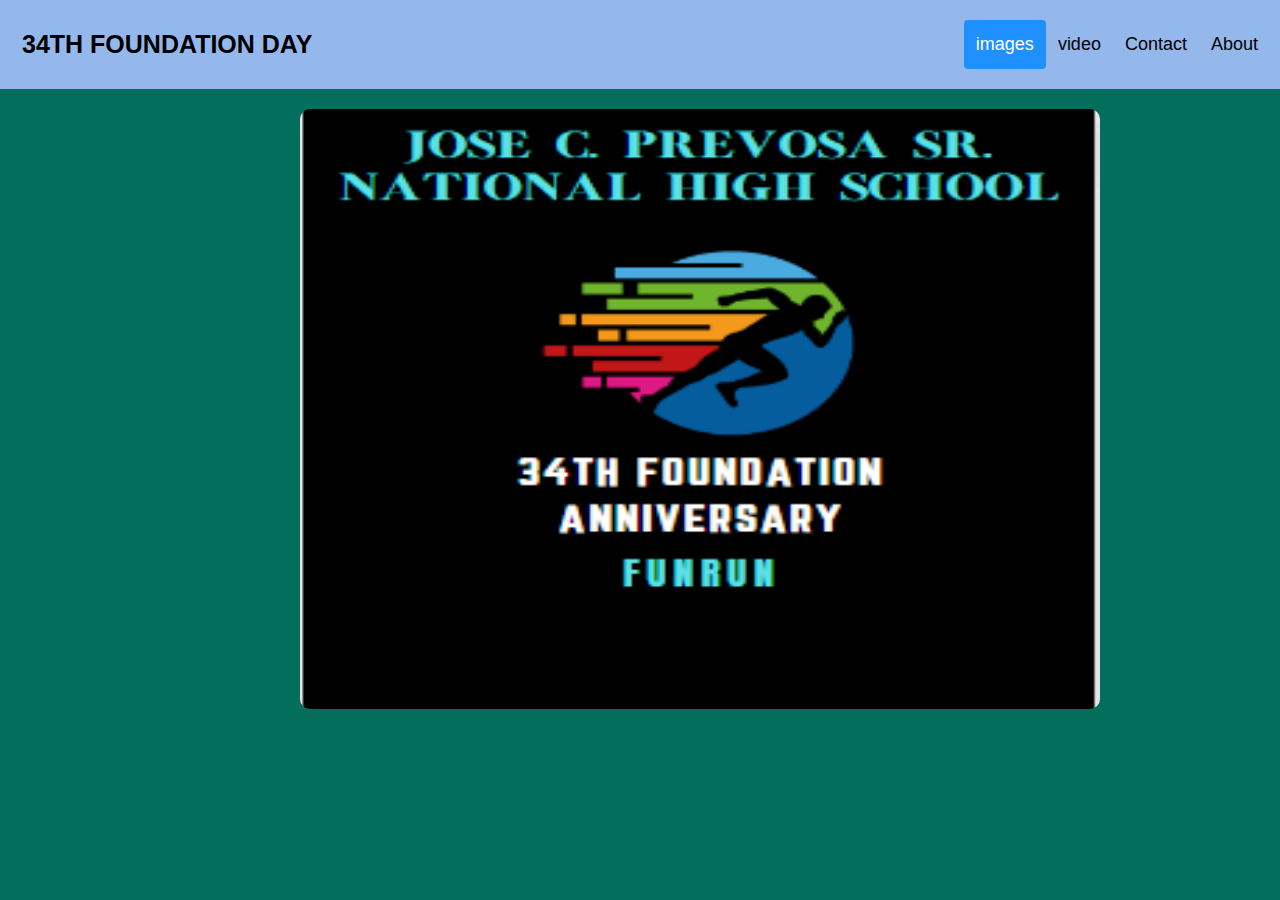
<file: index.html>
<!DOCTYPE html>
<html>
<head>
<meta name="viewport" content="width=device-width, initial-scale=1">
<link rel="icon" type="image/x-icon" href="png and vid\favicon-32x32.png">
<title>JCPSNHS</title>
<style>
    *{
            margin: 0;
            padding: 100;
        }
		body{
      background-color: rgb(3, 110, 92);
    }
    #logo{
            width: 800px;
            height: 600px;
            position: relative;
			margin-left: 300px;
            margin-top: 20px;
            border-radius: 10px;
        }
* {box-sizing: border-box;}

body { 
  margin: 0;
  font-family: Arial, Helvetica, sans-serif;
}

.header {
  overflow: hidden;
  background-color: #94b7ec;
  padding: 20px 10px;
}

.header a {
  float: left;
  color: black;
  text-align: center;
  padding: 12px;
  text-decoration: none;
  font-size: 18px; 
  line-height: 25px;
  border-radius: 4px;
}

.header a.logo {
  font-size: 25px;
  font-weight: bold;
}

.header a:hover {
  background-color: #ddd;
  color: black;
}

.header a.active {
  background-color: dodgerblue;
  color: white;
}

.header-right {
  float: right;
}

@media screen and (max-width: 500px) {
  .header a {
    float: none;
    display: block;
    text-align: left;
  }
  
  .header-right {
    float: none;
  }
}
</style>
</head>
<body>

<div class="header">
  <a href="#default" class="logo">34TH FOUNDATION DAY</a>
  <div class="header-right">
    <a class="active" href="STYLE.HTML">images</a>
    <a href="mapanaga.html">video</a>
    <a href="INFO.HTML">Contact</a>
    <a href="About us2.html">About</a>
  </div>
</div>

<div style="padding-left:20px">
  <h1></h1>
  <p></p>
  <p></p>
</div>
<img id="logo" src="png and vid\112.PNG" alt="JCPSNHS logo">
</body>
</html>
</file>
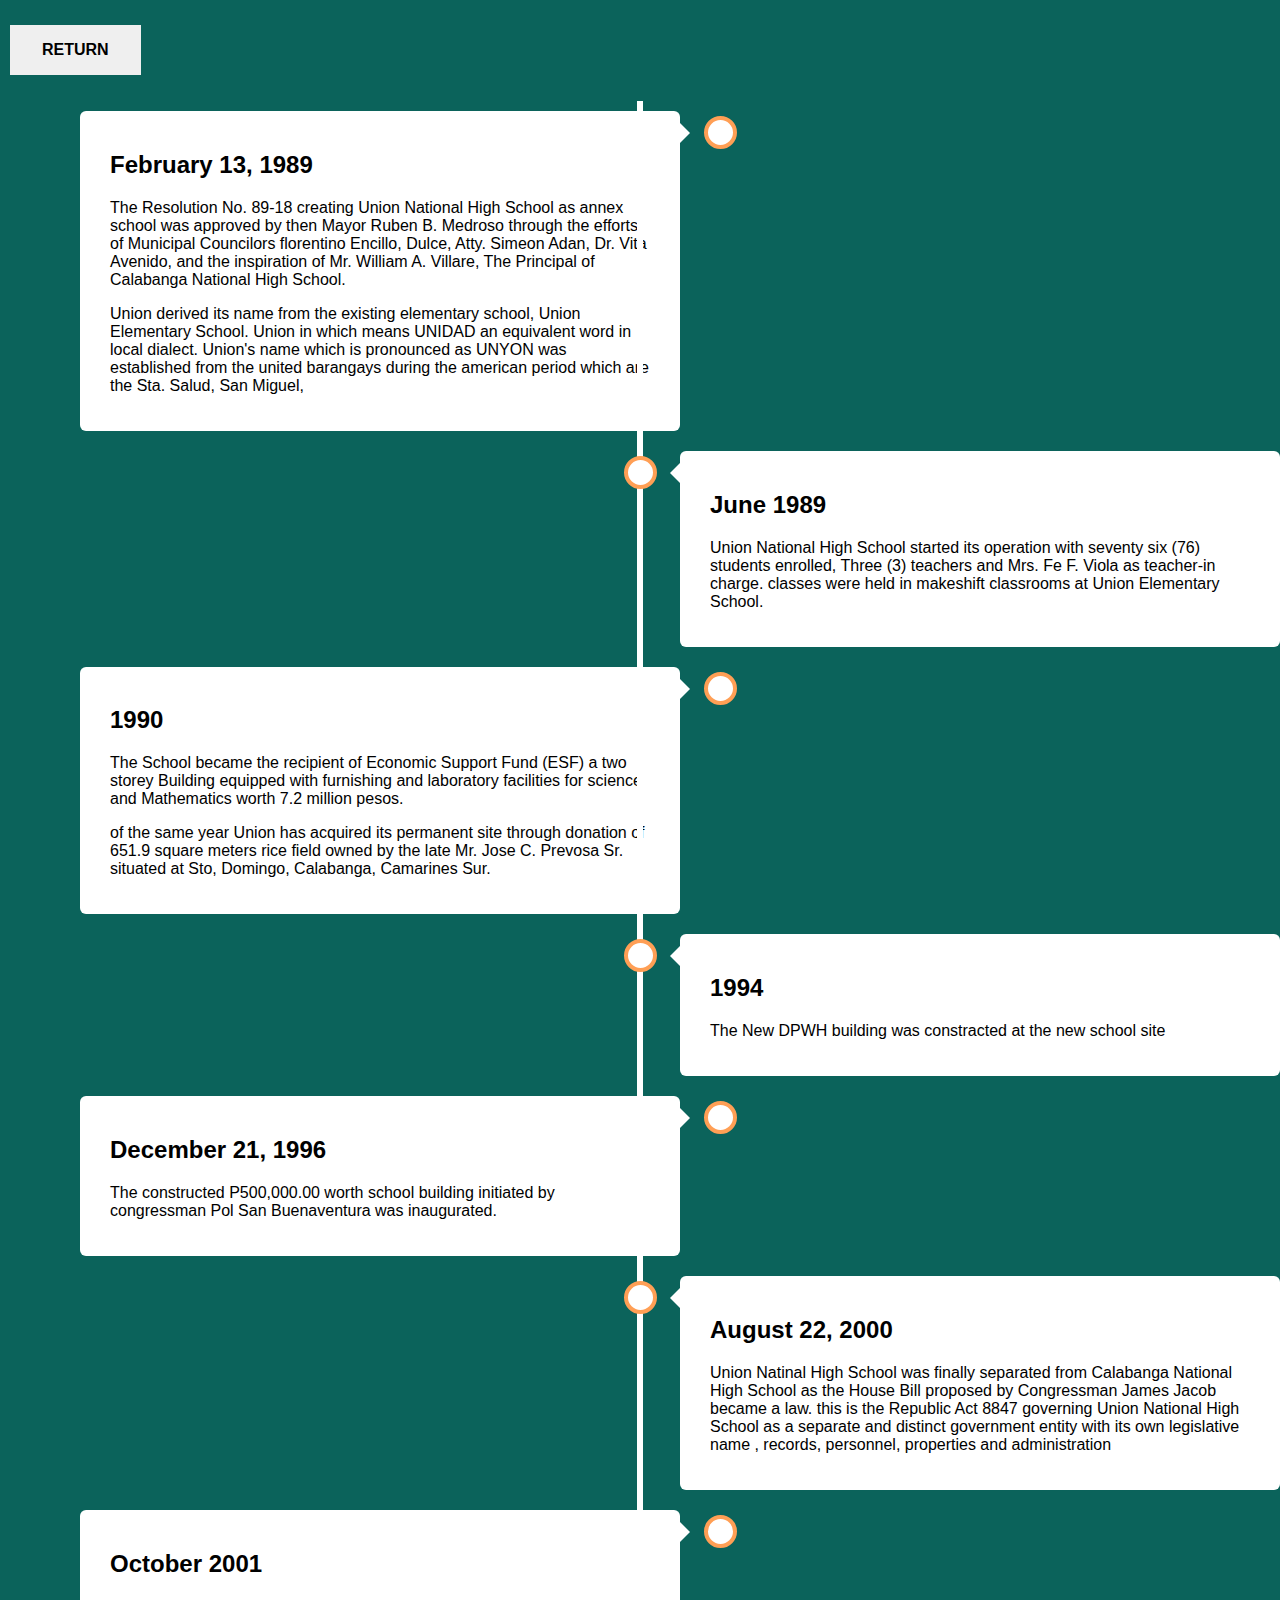
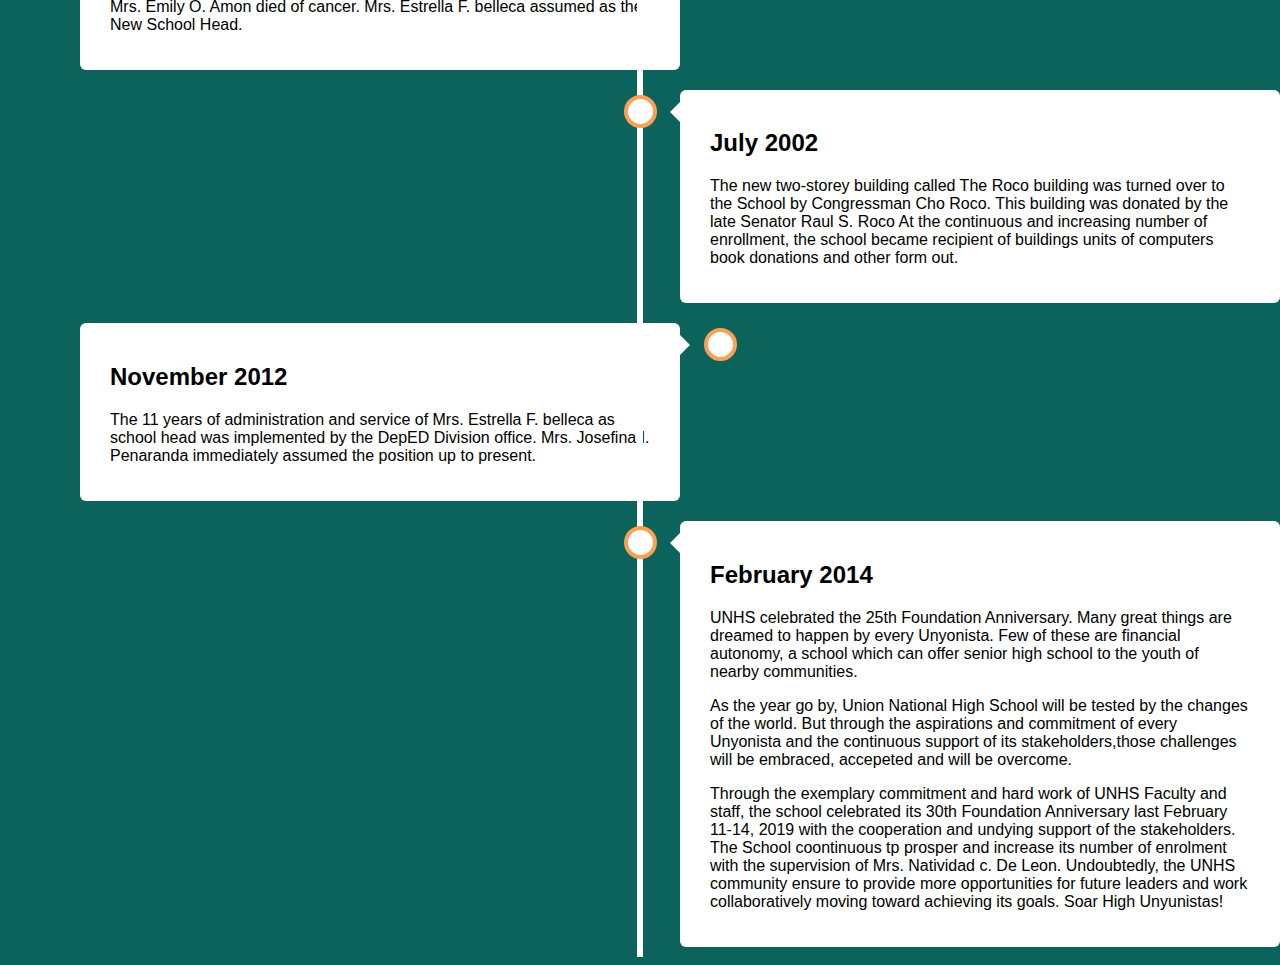
<file: About us2.html>
<!DOCTYPE html>
<html>
<head>
<meta name="viewport" content="width=device-width, initial-scale=1.0">
<link rel="icon" type="image/x-icon" href="png and vid\favicon-32x32.png">
<title>JCPSNHS</title>

<style>
* .btn {
  box-sizing: border-box;
  border: none;
  color: black;
  padding: 16px 32px;
  text-align: left;
  font-size: 16px;
  margin: 4px 2px;
  transition: 0.3s;
}

.btn:hover {
  background-color: #2aad91;
  color: rgb(19, 156, 138);
}
body {
  background-color: #0b635b;
  font-family: Helvetica, sans-serif;
}

/* The actual timeline (the vertical ruler) */
.timeline {
  position: relative;
  max-width: 1200px;
  margin: 0 auto;
}

/* The actual timeline (the vertical ruler) */
.timeline::after {
  content: '';
  position: absolute;
  width: 6px;
  background-color: white;
  top: 0;
  bottom: 0;
  left: 50%;
  margin-left: -3px;
}

/* Container around content */
.container {
  padding: 10px 40px;
  position: relative;
  background-color: inherit;
  width: 50%;
}

/* The circles on the timeline */
.container::after {
  content: '';
  position: absolute;
  width: 25px;
  height: 25px;
  right: -17px;
  background-color: white;
  border: 4px solid #FF9F55;
  top: 15px;
  border-radius: 50%;
  z-index: 1;
}

/* Place the container to the left */
.left {
  left: 0;
}

/* Place the container to the right */
.right {
  left: 50%;
}

/* Add arrows to the left container (pointing right) */
.left::before {
  content: " ";
  height: 0;
  position: absolute;
  top: 22px;
  width: 0;
  z-index: 1;
  right: 30px;
  border: medium solid white;
  border-width: 10px 0 10px 10px;
  border-color: transparent transparent transparent white;
}

/* Add arrows to the right container (pointing left) */
.right::before {
  content: " ";
  height: 0;
  position: absolute;
  top: 22px;
  width: 0;
  z-index: 1;
  left: 30px;
  border: medium solid white;
  border-width: 10px 10px 10px 0;
  border-color: transparent white transparent transparent;
}

/* Fix the circle for containers on the right side */
.right::after {
  left: -16px;
}

/* The actual content */
.content {
  padding: 20px 30px;
  background-color: white;
  position: relative;
  border-radius: 6px;
}

/* Media queries - Responsive timeline on screens less than 600px wide */
@media screen and (max-width: 600px) {
  /* Place the timelime to the left */
  .timeline::after {
  left: 31px;
  }
  
  /* Full-width containers */
  .container {
  width: 100%;
  padding-left: 70px;
  padding-right: 25px;
  }
  
  /* Make sure that all arrows are pointing leftwards */
  .container::before {
  left: 60px;
  border: medium solid white;
  border-width: 10px 10px 10px 0;
  border-color: transparent white transparent transparent;
  }

  /* Make sure all circles are at the same spot */
  .left::after, .right::after {
  left: 15px;
  }
  
  /* Make all right containers behave like the left ones */
  .right {
  left: 0%;
  }
}
</style>
</head>
<body>
    <h1><a href="index.html"><button class="btn"><b>RETURN</b></button></a></h1>
</body>
</html>
<div class="timeline">
  <div class="container left">
    <div class="content">
      <h2>February 13, 1989</h2>
      <p>The Resolution No. 89-18 creating Union National High School as annex school was approved by then Mayor Ruben B. Medroso through the efforts of Municipal Councilors florentino Encillo, Dulce, Atty. Simeon Adan, Dr. Vita Avenido, and the inspiration of Mr. William A. Villare, The Principal of Calabanga National High School.</p>
      <p>Union derived its name from the existing elementary school, Union Elementary School. Union in which means UNIDAD an equivalent word in local dialect. Union's name which is pronounced as UNYON was established from the united barangays during the american period which are the Sta. Salud, San Miguel,</p>
    </div>
  </div>
  <div class="container right">
    <div class="content">
      <h2>June 1989</h2>
      <p>Union National High School started its operation with seventy six (76) students enrolled, Three (3) teachers and Mrs. Fe F. Viola as teacher-in charge. classes were held in makeshift classrooms at Union Elementary School. </p>
    </div>
  </div>
  <div class="container left">
    <div class="content">
      <h2>1990</h2>
      <p>The School became the recipient of Economic Support Fund (ESF) a two storey Building equipped with furnishing and laboratory facilities for science and Mathematics worth 7.2 million pesos.</p>
      <p> of the same year Union has acquired its permanent site through donation of 651.9 square meters rice field owned by the late Mr. Jose C. Prevosa Sr. situated at Sto, Domingo, Calabanga, Camarines Sur.</p>
    </div>
  </div>
  <div class="container right">
    <div class="content">
      <h2>1994</h2>
      <p>The New DPWH building was constracted at the new school site</p>
    </div>
  </div>
  <div class="container left">
    <div class="content">
      <h2>December 21, 1996</h2>
      <p>The constructed P500,000.00 worth school building initiated by congressman Pol San Buenaventura was inaugurated.</p>
    </div>
  </div>
  <div class="container right">
    <div class="content">
      <h2>August 22, 2000</h2>
      <p>Union Natinal High School was finally separated from Calabanga National High School as the House Bill proposed by Congressman James Jacob became a law. this is the Republic Act 8847 governing Union National High School as a separate and distinct  government entity with its own legislative name , records, personnel, properties and administration</p>
    </div>
  </div>
  <div class="container left">
    <div class="content">
      <h2>October 2001</h2>
      <p>Mrs. Emily O. Amon  died of cancer. Mrs. Estrella F. belleca assumed as the New School Head.</p>
    </div>
  </div>
  <div class="container right">
    <div class="content">
      <h2>July 2002</h2>
      <p>The new two-storey building called The Roco building was turned over to the School by Congressman Cho Roco. This building was donated by the late Senator Raul S. Roco At the continuous and increasing number of enrollment, the school became recipient of buildings units of computers book donations and other form out.</p>
    </div>
  </div>
  <div class="container left">
    <div class="content">
      <h2>November 2012</h2>
      <p>The 11 years of administration and service of Mrs. Estrella F. belleca as school head was implemented by the DepED Division office. Mrs. Josefina I. Penaranda immediately assumed the position up to present.</p>
    </div>
  </div>
  <div class="container right">
    <div class="content">
      <h2>February 2014</h2>
      <p>UNHS celebrated the 25th Foundation Anniversary. Many great things are dreamed to happen by every Unyonista. Few of these are financial autonomy, a school which can offer senior high school to the youth of nearby communities.</p>
      <p>As the year go by, Union National High School will be tested by the changes of the world. But through the aspirations and commitment of every Unyonista and the continuous support of its  stakeholders,those challenges will be embraced, accepeted and will be overcome.</p>
      <p>Through the exemplary commitment and hard work of UNHS Faculty and staff, the school celebrated its 30th Foundation Anniversary last February 11-14, 2019 with the cooperation and undying support of the stakeholders. The School coontinuous tp prosper and increase its number of enrolment with the supervision of Mrs. Natividad c. De Leon. Undoubtedly, the UNHS community ensure to provide more opportunities for future leaders and work collaboratively moving toward achieving its goals. Soar High Unyunistas!</p>
    </div>
  </div>
</div>

</body>
</html>
</file>
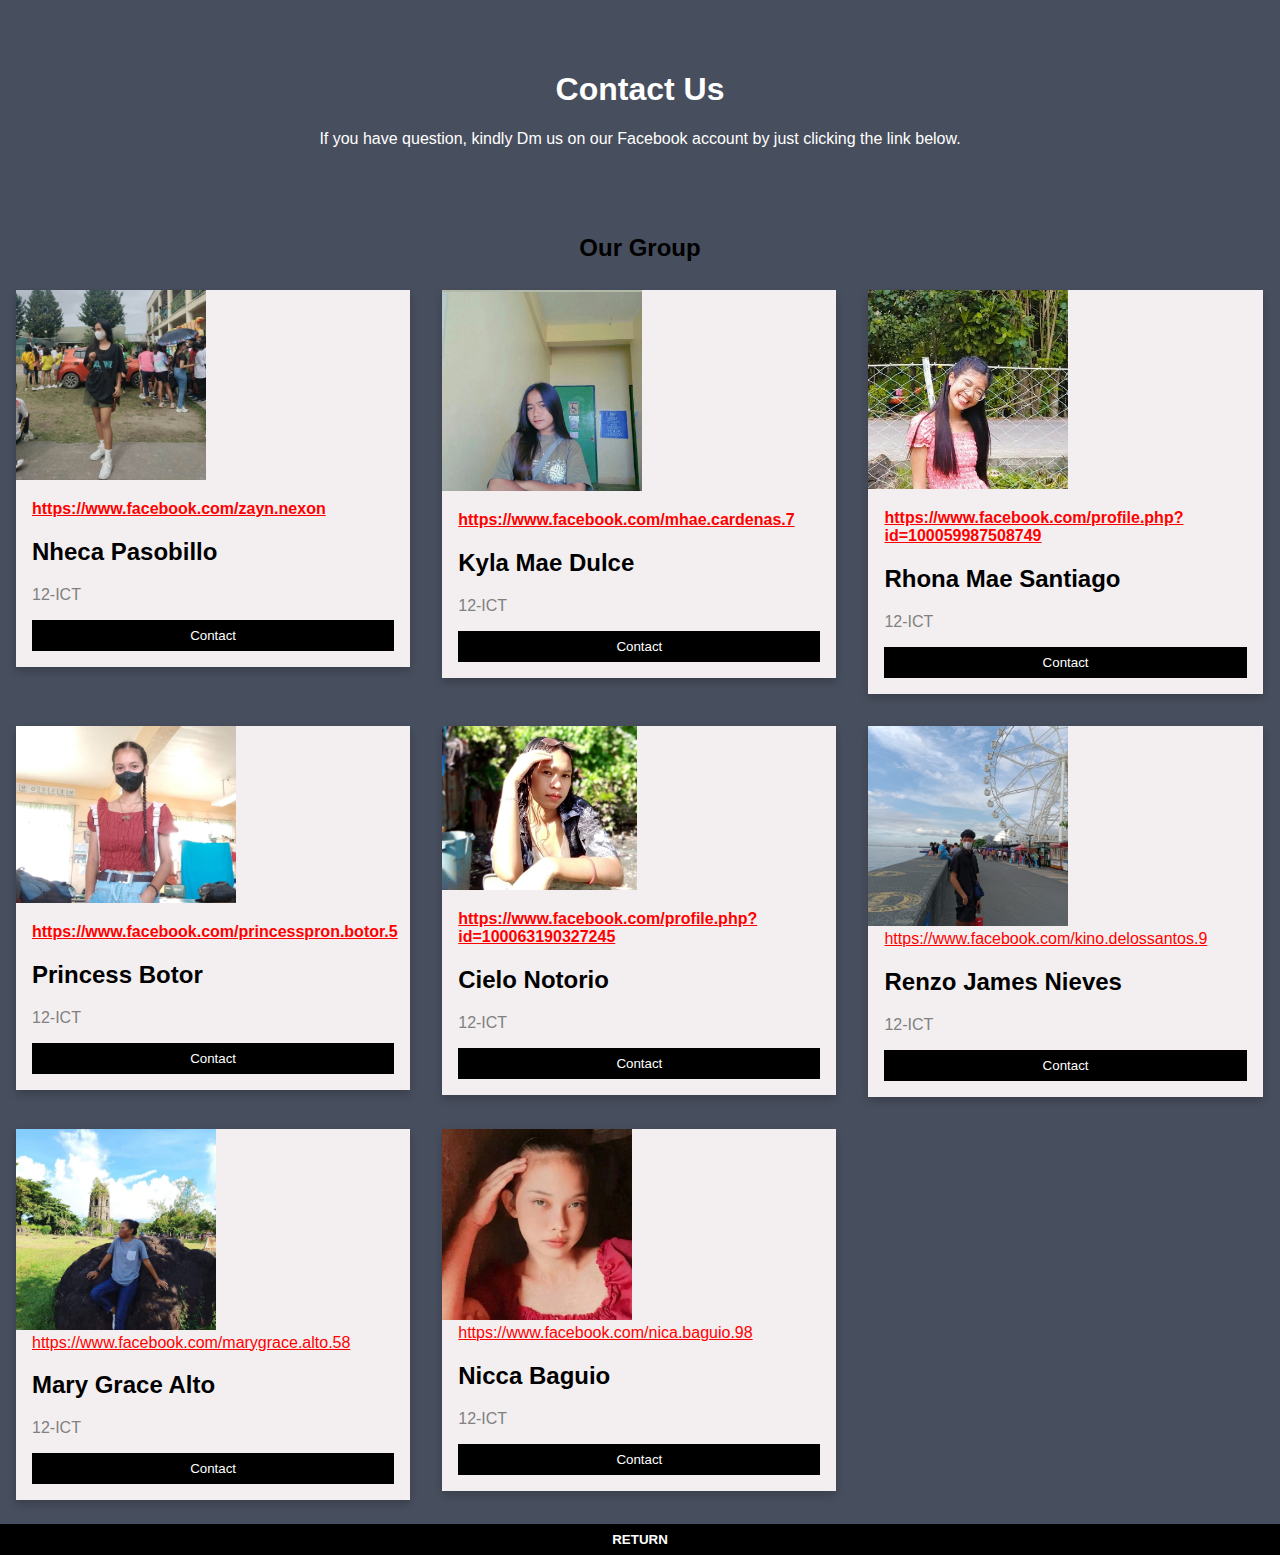
<file: INFO.HTML>
<!DOCTYPE html>
<html>
<head>
<meta name="viewport" content="width=device-width, initial-scale=1">
<title>JCPSNHS</title>
<link rel="stylesheet" href="https://www.facebook.com/zayn.nexon">
<link rel="stylesheet" href="https://www.facebook.com/mhae.cardenas.7">
<link rel="stylesheet" href="https://www.facebook.com/profile.php?id=100059987508749">
<link rel="stylesheet" href="https://www.facebook.com/princesspron.botor.5">
<link rel="stylesheet" href="https://www.facebook.com/profile.php?id=100063190327245">
<link rel="stylesheet" href="https://www.facebook.com/kino.delossantos.9">
<link rel="stylesheet" href="https://www.facebook.com/marygrace.alto.58">
<link rel="stylesheet" href="https://www.facebook.com/nica.baguio.98">
<style>
body {
  font-family: Arial, Helvetica, sans-serif;
  margin: 0;
  background-color: #474e5d;
}

html {
  box-sizing: border-box;
}

*, *:before, *:after {
  box-sizing: inherit;
}

.column {
  float: left;
  width: 33.3%;
  margin-bottom: 16px;
  padding: 0 8px;
}

.card {
  box-shadow: 0 4px 8px 0 rgba(0, 0, 0, 0.2);
  margin: 8px;
  background-color: rgb(243, 239, 240);
}

.about-section {
  padding: 50px;
  text-align: center;
  background-color: #474e5d;
  color: white;
}

.container {
  padding: 0 16px;
  background-color: rgb(243, 239, 240);
}

.container::after, .row::after {
  content: "";
  clear: both;
  display: table;
}

.title {
  color: grey;
}

.button {
  border: none;
  outline: 0;
  display: inline-block;
  padding: 8px;
  color: white;
  background-color: #000;
  text-align: center;
  cursor: pointer;
  width: 100%;
}

.button:hover {
  background-color: #555;
}

@media screen and (max-width: 550px) {
  .column {
    width: 50%;
    display: block;
  }
}
a:link {
  color: red;
}

/* visited link */
a:visited {
  color: green;
}

/* mouse over link */
a:hover {
  color: hotpink;
}

/* selected link */
a:active {
  color: blue;
}
</style>
</head>
<body>

<div class="about-section">
  <h1>Contact Us</h1>
  <p></p>
  <p>If you have question, kindly Dm us on our Facebook account by just clicking the link  below.</p>
</div>

<h2 style="text-align:center">Our Group</h2>
<div class="row">
  <div class="column">
    <div class="card">
      <img src="png and vid\nheca3.jpg" alt="Nheca Pasobillo" style="width:190px">
      <div class="container">
        <p><b><a href="https://www.facebook.com/zayn.nexon" target="_blank">https://www.facebook.com/zayn.nexon</a></b></p>
        <h2>Nheca Pasobillo</h2>
        <p class="title">12-ICT</p>
        <p><button class="button">Contact</button></p>
      </div>
    </div>
  </div>

  <div class="row">
  <div class="column">
    <div class="card">
      <img src="png and vid\kyla asawa ni geo.jpg" alt="kyla" style="width:200px">
      <div class="container">
        <p><b><a href="https://www.facebook.com/mhae.cardenas.7" target="_blank">https://www.facebook.com/mhae.cardenas.7</a></b></p>
        <h2>Kyla Mae Dulce</h2>
        <p class="title">12-ICT</p>
        <p><button class="button">Contact</button></p>
      </div>
    </div>
 </div>

 <div class="row">
  <div class="column">
    <div class="card">
      <img src="png and vid\rhona enz.jpg" alt="rhona" style="width:200px">
      <div class="container">
        <p><b><a href="https://www.facebook.com/profile.php?id=100059987508749" target="_blank">https://www.facebook.com/profile.php?id=100059987508749</a></b></p>
        <h2>Rhona Mae Santiago</h2>
        <p class="title">12-ICT</p>
        <p><button class="button">Contact</button></p>
      </div>
    </div>
  </div>

<div class="row">
  <div class="column">
   <div class="card">
     <img src="png and vid\botor.jpg" alt="princess" style="width:220px">
     <div class="container">
      <p><b><a href="https://www.facebook.com/princesspron.botor.5" target="_blank">https://www.facebook.com/princesspron.botor.5</a></b></p>
         <h2>Princess Botor</h2>
        <p class="title">12-ICT</p>
        <p><button class="button">Contact</button></p>
      </div>
    </div>
   </div>

<div class="row">
  <div class="column">
    <div class="card">
      <img src="png and vid\cielo.jpg" alt="cielo" style="width:195px">
      <div class="container">
        <p><b><a href="https://www.facebook.com/profile.php?id=100063190327245" target="_blank">https://www.facebook.com/profile.php?id=100063190327245</a></b></p>
         <h2>Cielo Notorio</h2>
          <p class="title">12-ICT</p>
          <p><button class="button">Contact</button></p>
        </div>
      </div>
    </div>

<div class="row">
  <div class="column">
    <div class="card">
      <img src="png and vid\renzo.jpg" alt="renzo" style="width:200px">
      <div class="container">
        <a href="https://www.facebook.com/kino.delossantos.9" target="_blank">https://www.facebook.com/kino.delossantos.9</a></b></p>
          <h2>Renzo James Nieves</h2>
          <p class="title">12-ICT</p>
          <p><button class="button">Contact</button></p>
        </div>
      </div>
    </div>

<div class="row">
  <div class="column">
    <div class="card">
      <img src="png and vid\grace.jpg" alt="grasya" style="width:200px">
      <div class="container">
        <a href="https://www.facebook.com/marygrace.alto.58" target="_blank">https://www.facebook.com/marygrace.alto.58</a></b></p>
           <h2>Mary Grace Alto</h2>
           <p class="title">12-ICT</p>
           <p><button class="button">Contact</button></p>
         </div>
        </div>
      </div>

<div class="row">
  <div class="column">
    <div class="card">
      <img src="png and vid\nica.jpg" alt="nics" style="width:190px">
      <div class="container">
        <a href="https://www.facebook.com/nica.baguio.98" target="_blank">https://www.facebook.com/nica.baguio.98</a></b></p>
            <h2>Nicca Baguio</h2>
            <p class="title">12-ICT</p>
            <p><button class="button">Contact</button></p>
           </div>
         </div>
      </div>  
      <a href="index.html"><button class="button"><b>RETURN</b></button></a> 
      </head>
      </html>
</file>
